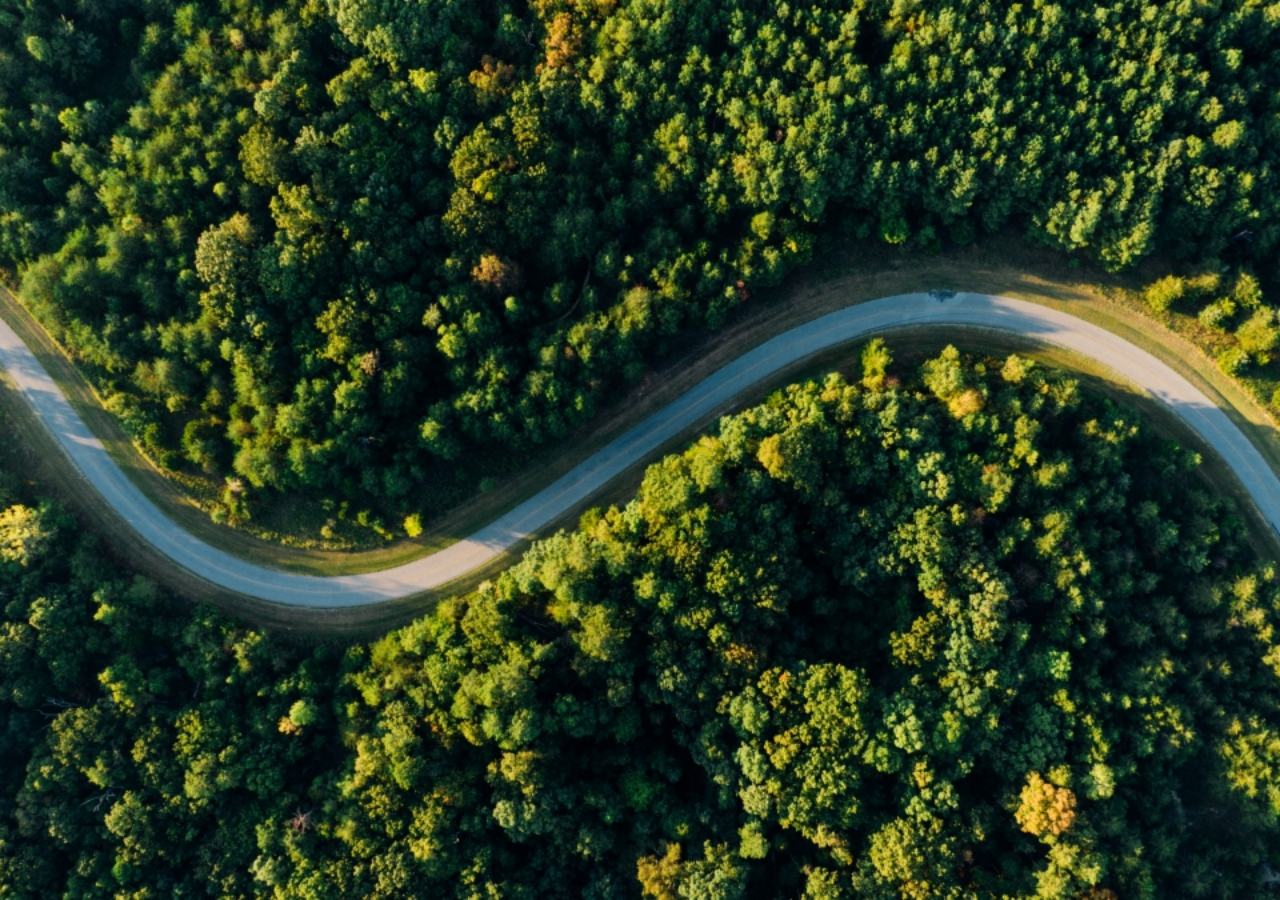
<file: index.html>
<!DOCTYPE html>
<html lang="">
  <head>
    <meta charset="UTF-8">
    <link rel="icon" href="/favicon.ico">
    <meta name="viewport" content="width=device-width, initial-scale=1.0">
    <title>Trajan的个人博客</title>
    <script type="module" crossorigin src="/assets/index-CBlbC5fi.js"></script>
    <link rel="stylesheet" crossorigin href="/assets/index-BocWa3tl.css">
  </head>
  <body>
    <div id="app"></div>
  </body>
</html>
</file>
<file: assets/index-BocWa3tl.css>
:root{--vt-c-white: #ffffff;--vt-c-white-soft: #f8f8f8;--vt-c-white-mute: #f2f2f2;--vt-c-black: #181818;--vt-c-black-soft: #222222;--vt-c-black-mute: #282828;--vt-c-indigo: #2c3e50;--vt-c-divider-light-1: rgba(60, 60, 60, .29);--vt-c-divider-light-2: rgba(60, 60, 60, .12);--vt-c-divider-dark-1: rgba(84, 84, 84, .65);--vt-c-divider-dark-2: rgba(84, 84, 84, .48);--vt-c-text-light-1: var(--vt-c-indigo);--vt-c-text-light-2: rgba(60, 60, 60, .66);--vt-c-text-dark-1: var(--vt-c-white);--vt-c-text-dark-2: rgba(235, 235, 235, .64)}:root{--color-background: var(--vt-c-white);--color-background-soft: var(--vt-c-white-soft);--color-background-mute: var(--vt-c-white-mute);--color-border: var(--vt-c-divider-light-2);--color-border-hover: var(--vt-c-divider-light-1);--color-heading: var(--vt-c-text-light-1);--color-text: var(--vt-c-text-light-1);--section-gap: 160px}@media(prefers-color-scheme:dark){:root{--color-background: var(--vt-c-black);--color-background-soft: var(--vt-c-black-soft);--color-background-mute: var(--vt-c-black-mute);--color-border: var(--vt-c-divider-dark-2);--color-border-hover: var(--vt-c-divider-dark-1);--color-heading: var(--vt-c-text-dark-1);--color-text: var(--vt-c-text-dark-2)}}*,*:before,*:after{box-sizing:border-box;margin:0;font-weight:400}body{min-height:100vh;background:var(--color-background);transition:color .5s,background-color .5s;line-height:1.6;font-family:Inter,-apple-system,BlinkMacSystemFont,Segoe UI,Roboto,Oxygen,Ubuntu,Cantarell,Fira Sans,Droid Sans,Helvetica Neue,sans-serif;font-size:15px;text-rendering:optimizeLegibility;-webkit-font-smoothing:antialiased;-moz-osx-font-smoothing:grayscale}#app{margin:0 auto;padding:2rem;font-weight:400;background:url(/assets/background-Dx1_At4j.jpg);background-attachment:fixed;background-size:cover;background-position:center;background-repeat:no-repeat;min-height:100vh}html{overflow-y:scroll}a,.green{text-decoration:none;color:#00bd7e;transition:.4s;padding:3px}@media(hover:hover){a:hover{background-color:#00bd7e33}}.main-container[data-v-7b7e7b84]{display:flex;font-family:-apple-system,BlinkMacSystemFont,Segoe UI,Roboto,Helvetica Neue,Arial,sans-serif;min-height:100vh}.mobile-header[data-v-7b7e7b84]{display:none;position:fixed;top:0;left:0;right:0;height:60px;background:linear-gradient(to bottom,#fff,#f8fafc);box-shadow:0 2px 10px #0000001a;z-index:1000;padding:0 20px;align-items:center}.menu-button[data-v-7b7e7b84]{background:none;border:none;font-size:24px;color:#42b983;cursor:pointer;padding:8px;display:flex;align-items:center;justify-content:center}.mobile-title[data-v-7b7e7b84]{flex:1;text-align:center}.mobile-title h1[data-v-7b7e7b84]{font-size:1.2rem;color:#2c3e50;margin:0;background:linear-gradient(135deg,#42b983,#3498db);-webkit-background-clip:text;background-clip:text;color:transparent}.sidebar-mask[data-v-7b7e7b84]{display:none;position:fixed;inset:0;background:#00000080;z-index:998}.sidebar[data-v-7b7e7b84]{opacity:.92;background:linear-gradient(to bottom,#fff,#f8fafc);box-shadow:4px 0 15px #00000014;padding:40px 25px;display:flex;flex-direction:column;width:23%;flex-shrink:0;height:auto;top:0;align-self:flex-start;position:sticky;border-radius:20px;overflow-y:auto;z-index:999;transition:transform .3s ease}.mobile-sidebar[data-v-7b7e7b84]{position:fixed;left:0;top:0;bottom:0;width:280px;transform:translate(-100%);border-radius:0;z-index:999;box-shadow:4px 0 15px #00000026}.mobile-sidebar.sidebar-visible[data-v-7b7e7b84]{transform:translate(0)}.blog-title[data-v-7b7e7b84]{text-align:center;margin-bottom:20px;padding-bottom:25px;border-bottom:1px solid rgba(66,185,131,.3)}.blog-title h1[data-v-7b7e7b84]{font-size:2.2rem;color:transparent;margin-bottom:12px;font-weight:500;letter-spacing:1px;background:linear-gradient(135deg,#42b983,#3498db);-webkit-background-clip:text;background-clip:text;text-shadow:0 2px 10px rgba(66,185,131,.2)}.subtitle[data-v-7b7e7b84]{color:#7f8c8d;font-size:.95rem;letter-spacing:1.5px;font-weight:400}.nav-menu[data-v-7b7e7b84]{padding:0}.nav-menu .el-menu-item[data-v-7b7e7b84]{height:40px;width:100%;line-height:40px;margin:8px 0;border-radius:12px;transition:all .3s cubic-bezier(.4,0,.2,1);font-size:18px;font-weight:500;overflow:hidden;border:1px solid rgba(224,224,224,.8);background-color:#ffffffe6;box-shadow:0 2px 8px #0000000d}.nav-menu .el-menu-item[data-v-7b7e7b84]:hover{background-color:#42b98314;box-shadow:0 4px 12px #42b98326;border-color:#42b98366}.nav-menu .el-menu-item.is-active[data-v-7b7e7b84]{background:linear-gradient(135deg,#42b98326,#3498db1a);border-left:4px solid #42b983;border-color:#42b98399;box-shadow:0 4px 15px #42b98333}.stats[data-v-7b7e7b84]{display:flex;justify-content:space-around;margin-top:30px;padding:25px 20px;background:#ffffffb3;border-radius:16px;box-shadow:0 4px 15px #0000000d;border:1px solid rgba(224,224,224,.5)}.stat-item[data-v-7b7e7b84]{display:flex;flex-direction:column;align-items:center;transition:transform .3s}.stat-item[data-v-7b7e7b84]:hover{transform:translateY(-3px)}.stat-number[data-v-7b7e7b84]{font-size:2rem;font-weight:700;color:#42b983;text-shadow:0 2px 4px rgba(66,185,131,.2)}.stat-label[data-v-7b7e7b84]{font-size:.9rem;color:#7f8c8d;margin-top:6px;font-weight:500}.content-area[data-v-7b7e7b84]{opacity:.92;flex:1;padding:40px 50px;background:#fff;margin-left:30px;margin-right:30px;border-radius:20px;box-shadow:0 8px 32px #00000014;overflow-y:auto}.welcome-title[data-v-7b7e7b84]{color:#2c3e50;margin-bottom:35px;padding-bottom:18px;border-bottom:2px solid #42b983;font-size:2.2rem;font-weight:700;letter-spacing:-.5px}.invite-text[data-v-7b7e7b84]{background:linear-gradient(135deg,#42b9831a,#3498db1a);padding:15px 20px;border-radius:12px;border-left:4px solid #42b983;margin:20px 0;font-size:1.05rem;line-height:1.7}.recent-birds[data-v-7b7e7b84]{margin-top:50px}.recent-birds h3[data-v-7b7e7b84]{color:#2c3e50;margin-bottom:25px;font-size:1.8rem;font-weight:700;border-left:5px solid #42b983;padding-left:15px}.bird-grid[data-v-7b7e7b84]{display:flex;flex-wrap:wrap;gap:20px;margin-right:-10px}.bird-card-grid[data-v-7b7e7b84]{flex:0 0 calc(33.333% - 13.33px);transition:all .4s cubic-bezier(.4,0,.2,1);border-radius:16px;overflow:hidden;border:1px solid rgba(224,224,224,.5);box-sizing:border-box}.bird-card-grid[data-v-7b7e7b84]:hover{transform:translateY(-8px);box-shadow:0 15px 35px #0000001a}.bird-image[data-v-7b7e7b84]{width:100%;height:220px;object-fit:cover;transition:transform .6s}.bird-info[data-v-7b7e7b84]{padding:20px;background:#fff}.bird-info h4[data-v-7b7e7b84]{margin:0 0 10px;color:#2c3e50;font-size:1.3rem;font-weight:700;line-height:1.3}.bird-date[data-v-7b7e7b84]{font-size:1rem;color:#7f8c8d;margin:5px 0;display:flex;align-items:center}.bird-location[data-v-7b7e7b84]{font-size:.95rem;color:#42b983;margin:5px 0 12px;font-weight:600;display:flex;align-items:center}.about-content h2[data-v-7b7e7b84]{color:#2c3e50;margin-bottom:35px;font-size:2.2rem;font-weight:700;letter-spacing:-.5px}.footprint-content[data-v-7b7e7b84]{min-height:100%}.footprint-header[data-v-7b7e7b84]{display:flex;justify-content:space-between;align-items:center;margin-bottom:40px;padding-bottom:20px;border-bottom:1px solid #e4e7ed}.footprint-header h2[data-v-7b7e7b84]{color:#2c3e50;font-size:2.2rem;font-weight:700;letter-spacing:-.5px;margin:0}.mobile-search[data-v-7b7e7b84]{width:100%;margin-top:20px}.mobile-search-input[data-v-7b7e7b84]{width:100%;padding:12px 16px;border:1px solid #e4e7ed;border-radius:12px;font-size:16px;background:#f8fafc;box-shadow:0 2px 8px #0000000d}.mobile-search-input[data-v-7b7e7b84]:focus{outline:none;border-color:#42b983;box-shadow:0 0 0 3px #42b9831a}.year-groups[data-v-7b7e7b84]{margin-top:20px}.year-section[data-v-7b7e7b84]{margin-bottom:50px;background:#f8fafc80;border-radius:16px;padding:25px 30px;border:1px solid rgba(224,224,224,.3)}.year-title[data-v-7b7e7b84]{color:#2c3e50;font-size:1.9rem;margin-bottom:25px;padding-bottom:15px;border-bottom:2px solid rgba(66,185,131,.5);font-weight:700;display:flex;align-items:center}.location-section[data-v-7b7e7b84]{margin-bottom:35px;padding-left:20px;border-left:3px solid rgba(66,185,131,.3)}.location-title[data-v-7b7e7b84]{color:#42b983;font-size:1.5rem;margin-bottom:20px;font-weight:700;display:flex;align-items:center;position:relative}.bird-list[data-v-7b7e7b84]{display:flex;flex-direction:column;gap:20px}.bird-item[data-v-7b7e7b84]{background:linear-gradient(135deg,#ffffffe6,#f8fafce6);border-left:4px solid #42b983;padding:22px 25px;border-radius:0 14px 14px 0;cursor:pointer;transition:all .3s cubic-bezier(.4,0,.2,1);box-shadow:0 4px 12px #0000000d;border:1px solid rgba(224,224,224,.5);position:relative;overflow:hidden}.bird-item[data-v-7b7e7b84]:before{content:"";position:absolute;left:0;top:0;height:100%;width:4px;background:linear-gradient(to bottom,#42b983,#3498db)}.bird-item[data-v-7b7e7b84]:hover{background:linear-gradient(135deg,#ecf5ffe6,#ffffffe6);transform:translate(8px);box-shadow:0 8px 25px #0000001a}.bird-item-header[data-v-7b7e7b84]{display:flex;align-items:center;gap:20px;margin-bottom:15px;flex-wrap:nowrap}.bird-species[data-v-7b7e7b84]{color:#2c3e50;font-weight:700;font-size:1.25rem;flex-grow:1}.bird-description[data-v-7b7e7b84]{color:#5a5a5a;line-height:1.7;font-size:1.05rem;padding-left:10px;border-left:2px solid rgba(66,185,131,.3);margin:0 0 0 10px}.bird-detail-inline[data-v-7b7e7b84]{background:linear-gradient(135deg,#f8fafc,#fff);border-radius:0 0 16px 16px;margin-top:10px;margin-bottom:25px;padding:20px;box-shadow:0 8px 25px #0000001a;border:1px solid rgba(66,185,131,.3);border-top:3px solid #42b983}.detail-image-inline[data-v-7b7e7b84]{width:100%;object-fit:cover;border-radius:12px;margin-bottom:15px}.mobile-recent-section[data-v-7b7e7b84]{margin-top:30px}.mobile-recent-section h3[data-v-7b7e7b84]{color:#2c3e50;font-size:1.5rem;margin-bottom:20px;padding-bottom:10px;border-bottom:2px solid #42b983}.mobile-bird-list[data-v-7b7e7b84]{display:flex;flex-direction:column;gap:15px}.mobile-bird-item[data-v-7b7e7b84]{display:flex;align-items:center;background:#fff;border-radius:12px;padding:15px;box-shadow:0 2px 8px #0000001a;border:1px solid rgba(224,224,224,.5);transition:transform .2s}.mobile-bird-item[data-v-7b7e7b84]:active{transform:scale(.98)}.mobile-bird-info[data-v-7b7e7b84]{flex:1}.mobile-bird-header[data-v-7b7e7b84]{display:flex;align-items:center;gap:10px;margin-bottom:8px}.mobile-bird-date[data-v-7b7e7b84]{color:#7f8c8d;font-size:.9rem;font-weight:500;background:#f8fafc;padding:4px 8px;border-radius:6px}.mobile-bird-species[data-v-7b7e7b84]{color:#2c3e50;font-weight:700;font-size:1.1rem;flex:1}.mobile-bird-location[data-v-7b7e7b84]{color:#42b983;font-size:.95rem;font-weight:600;margin:0}.mobile-bird-thumb[data-v-7b7e7b84]{width:80px;height:80px;border-radius:8px;object-fit:cover;margin-left:15px}.mobile-stats-grid[data-v-7b7e7b84]{display:grid;grid-template-columns:repeat(3,1fr);gap:15px;margin-top:30px}.mobile-stat-card[data-v-7b7e7b84]{background:linear-gradient(135deg,#42b9831a,#3498db1a);border-radius:12px;padding:20px 15px;text-align:center;border:1px solid rgba(66,185,131,.2)}.mobile-stat-number[data-v-7b7e7b84]{font-size:1.8rem;font-weight:700;color:#42b983;display:block;margin-bottom:5px}.mobile-stat-label[data-v-7b7e7b84]{font-size:.85rem;color:#7f8c8d}.slide-down-enter-active[data-v-7b7e7b84],.slide-down-leave-active[data-v-7b7e7b84]{transition:all .3s ease;overflow:hidden}.slide-down-enter-from[data-v-7b7e7b84],.slide-down-leave-to[data-v-7b7e7b84]{opacity:0;max-height:0;padding:0 20px}.slide-down-enter-to[data-v-7b7e7b84],.slide-down-leave-from[data-v-7b7e7b84]{opacity:1;max-height:500px}@media(max-width:1024px){.main-container[data-v-7b7e7b84]{flex-direction:column}.sidebar[data-v-7b7e7b84]{width:100%;height:auto;position:relative;margin-bottom:20px;border-radius:12px}.content-area[data-v-7b7e7b84]{margin:0;padding:30px;border-radius:12px}.bird-card-grid[data-v-7b7e7b84]{flex:0 0 calc(50% - 10px)}.stats[data-v-7b7e7b84]{padding:20px}}@media(max-width:1px){.mobile-header[data-v-7b7e7b84]{display:flex}.main-container[data-v-7b7e7b84]{flex-direction:column;padding-top:60px}.sidebar[data-v-7b7e7b84]{display:none}.mobile-sidebar[data-v-7b7e7b84]{display:flex}.sidebar-mask[data-v-7b7e7b84]{display:block}.content-area[data-v-7b7e7b84]{margin:0;padding:20px 15px;border-radius:0;box-shadow:none;background:#fff;min-height:calc(100vh - 60px)}.welcome-title[data-v-7b7e7b84]{font-size:1.8rem;margin-bottom:25px;padding-bottom:15px}.about-content h2[data-v-7b7e7b84]{font-size:1.8rem}.footprint-header[data-v-7b7e7b84]{flex-direction:column;align-items:flex-start;gap:15px}.footprint-header h2[data-v-7b7e7b84]{font-size:1.8rem}.year-section[data-v-7b7e7b84]{padding:20px 15px;margin-bottom:30px}.year-title[data-v-7b7e7b84]{font-size:1.6rem}.location-section[data-v-7b7e7b84]{padding-left:15px}.location-title[data-v-7b7e7b84]{font-size:1.3rem}.bird-item[data-v-7b7e7b84]{padding:18px 15px}.bird-item-header[data-v-7b7e7b84]{flex-direction:column;align-items:flex-start;gap:10px}.bird-species[data-v-7b7e7b84]{font-size:1.1rem}.bird-description[data-v-7b7e7b84]{font-size:.95rem}.bird-card-grid[data-v-7b7e7b84]{flex:0 0 100%}.invite-text[data-v-7b7e7b84]{font-size:1rem;padding:12px 15px}.mobile-stats-grid[data-v-7b7e7b84]{gap:10px}.mobile-stat-card[data-v-7b7e7b84]{padding:15px 10px}.mobile-stat-number[data-v-7b7e7b84]{font-size:1.5rem}.mobile-bird-thumb[data-v-7b7e7b84]{width:70px;height:70px}}@media(hover:none)and (pointer:coarse){.bird-item[data-v-7b7e7b84]:hover,.bird-card-grid[data-v-7b7e7b84]:hover,.stat-item[data-v-7b7e7b84]:hover{transform:none}.nav-menu .el-menu-item[data-v-7b7e7b84]:hover{background-color:#ffffffe6}}
</file>
